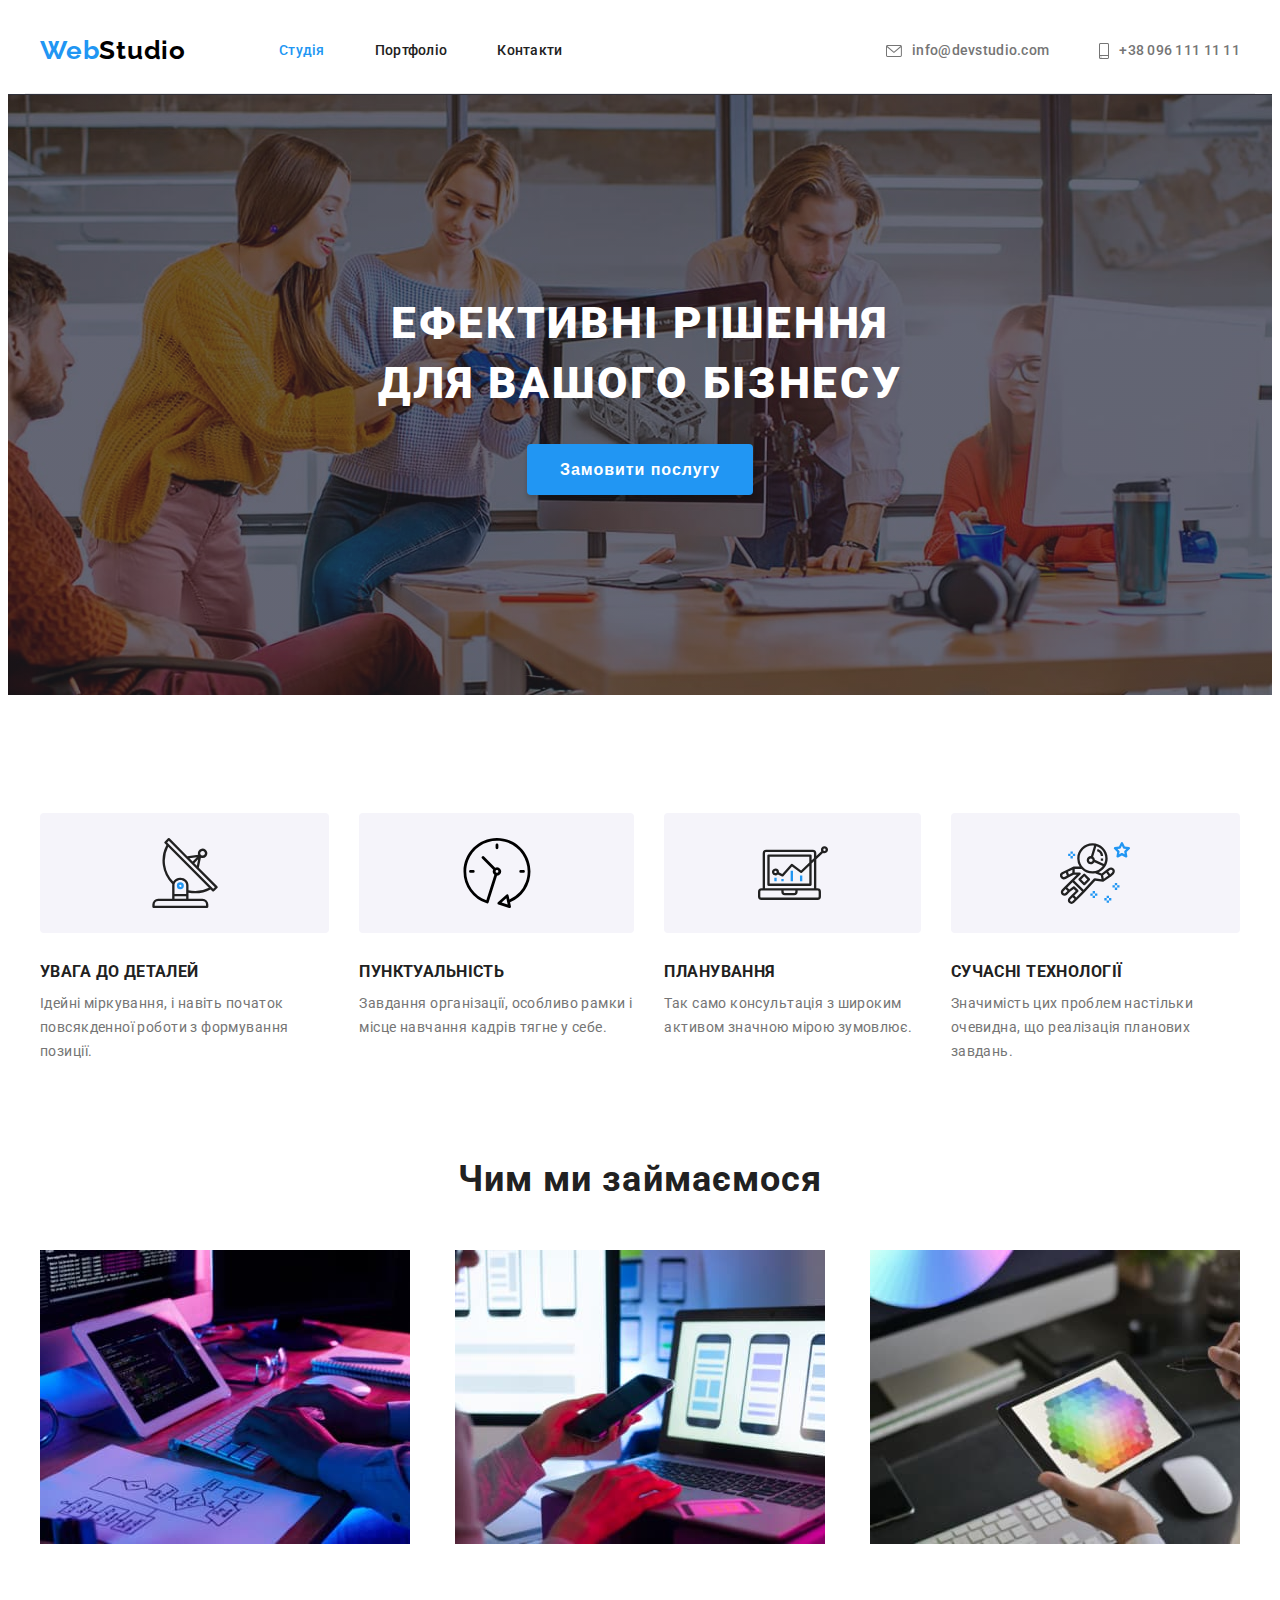
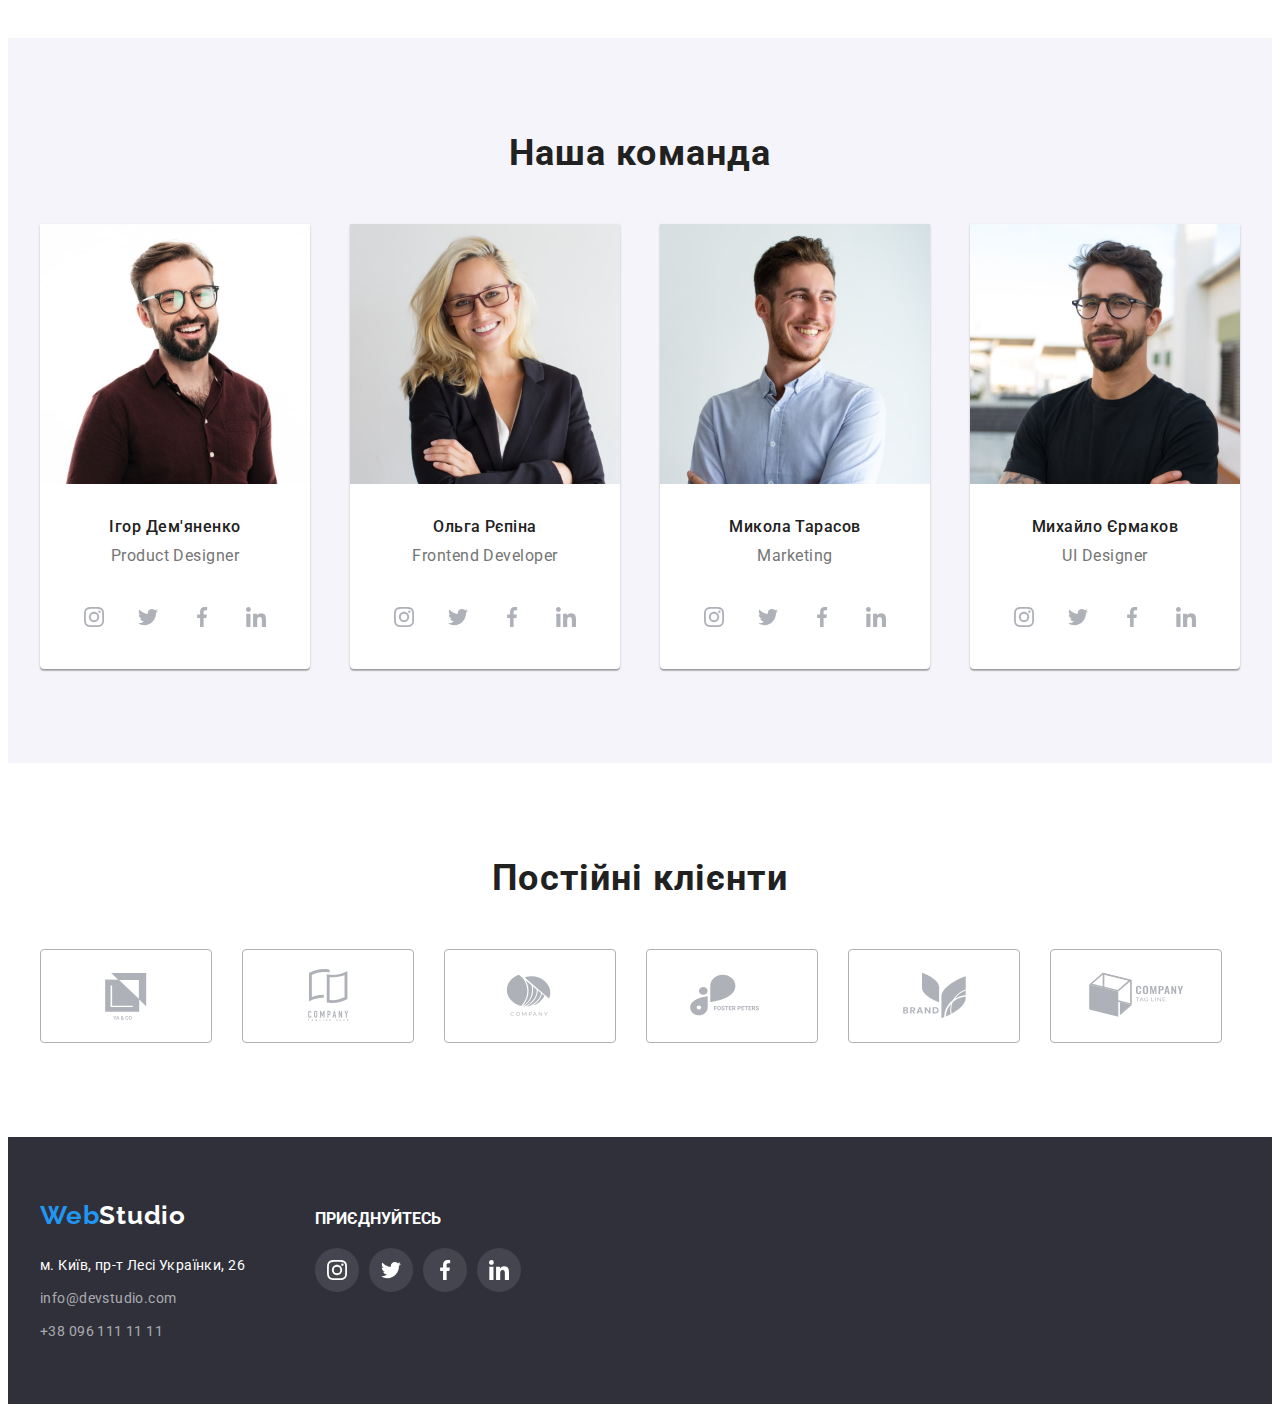
<file: index.html>
<!DOCTYPE html>
<html lang="uk">
  <head>
    <meta charset="UTF-8" />
    <meta http-equiv="X-UA-Compatible" content="IE=edge" />
    <meta name="viewport" content="width=device-width, initial-scale=1.0" />
    <title>Веб-студія</title>
    <link
      rel="stylesheet"
      href="https://cdnjs.cloudflare.com/ajax/libs/modern-normalize/2.0.0/modern-normalize.min.css"
      integrity="sha512-4xo8blKMVCiXpTaLzQSLSw3KFOVPWhm/TRtuPVc4WG6kUgjH6J03IBuG7JZPkcWMxJ5huwaBpOpnwYElP/m6wg=="
      crossorigin="anonymous"
      referrerpolicy="no-referrer"
    />
    <link rel="preconnect" href="https://fonts.googleapis.com" />
    <link rel="preconnect" href="https://fonts.gstatic.com" crossorigin />
    <link
      href="https://fonts.googleapis.com/css2?family=Raleway:wght@700&family=Roboto:wght@400;500;700;900&display=swap"
      rel="stylesheet"
    />
    <link rel="stylesheet" href="./css/styles.css" />
  </head>
  <body>
    <!-- Header -->
    <header>
      <div class="container header">
        <nav class="nav">
          <a class="logo link" href="./index.html" lang="en"
            >Web<span class="logo-theme-dark">Studio</span></a
          >
          <ul class="menu list">
            <li class="menu-item"><a class="menu-link current link" href="#studio">Студія</a></li>
            <li class="menu-item">
              <a class="menu-link link" href="./portfolio.html">Портфоліо</a>
            </li>
            <li class="menu-item"><a class="menu-link link" href="#contacts">Контакти</a></li>
          </ul>
        </nav>
        <ul class="header-contacts list">
          <li>
            <a class="contact-mail link" href="mailto:info@devstudio.com">
              <svg class="contact-icon mail">
                <use href="./images/icons/sprite.svg#icon-envelope"></use>
              </svg>
              info@devstudio.com</a
            >
          </li>
          <li>
            <a class="contact-phone-number link" href="tel:+380961111111"
              ><svg class="contact-icon phone">
                <use href="./images/icons/sprite.svg#icon-smartphone"></use>
              </svg>
              +38 096 111 11 11</a
            >
          </li>
        </ul>
      </div>
    </header>
    <main>
      <!-- Hero -->
      <section class="hero">
        <div class="container">
          <h1 class="hero-title">
            Ефективні рішення <br />
            для вашого бізнесу
          </h1>
          <button class="hero-btn" type="button">Замовити послугу</button>
        </div>
      </section>
      <!-- Peculiarities -->
      <section id="studio" class="peculiarities-section">
        <div class="container">
          <h2 class="peculiarities-title">Особливості</h2>
          <ul class="peculiarities list">
            <li class="peculiarities-item">
              <div class="peculiarities-box">
                <svg class="peculiarities-icon">
                  <use
                    href="./images/icons/sprite.svg#icon-antenna"
                    width="70px"
                    height="70px"
                  ></use>
                </svg>
              </div>
              <h3 class="peculiarities-subtitle">УВАГА ДО ДЕТАЛЕЙ</h3>
              <p class="peculiarities-text">
                Ідейні міркування, і навіть початок повсякденної роботи з формування позиції.
              </p>
            </li>
            <li class="peculiarities-item">
              <div class="peculiarities-box">
                <svg class="peculiarities-icon">
                  <use href="./images/icons/sprite.svg#icon-clock" width="70px" height="70px"></use>
                </svg>
              </div>
              <h3 class="peculiarities-subtitle">ПУНКТУАЛЬНІСТЬ</h3>
              <p class="peculiarities-text">
                Завдання організації, особливо рамки і місце навчання кадрів тягне у себе.
              </p>
            </li>
            <li class="peculiarities-item">
              <div class="peculiarities-box">
                <svg class="peculiarities-icon">
                  <use
                    href="./images/icons/sprite.svg#icon-diagram"
                    width="70px"
                    height="70px"
                  ></use>
                </svg>
              </div>
              <h3 class="peculiarities-subtitle">ПЛАНУВАННЯ</h3>
              <p class="peculiarities-text">
                Так само консультація з широким активом значною мірою зумовлює.
              </p>
            </li>
            <li class="peculiarities-item">
              <div class="peculiarities-box">
                <svg class="peculiarities-icon">
                  <use
                    href="./images/icons/sprite.svg#icon-astronaut"
                    width="70px"
                    height="70px"
                  ></use>
                </svg>
              </div>
              <h3 class="peculiarities-subtitle">СУЧАСНІ ТЕХНОЛОГІЇ</h3>
              <p class="peculiarities-text">
                Значимість цих проблем настільки очевидна, що реалізація планових завдань.
              </p>
            </li>
          </ul>
        </div>
      </section>
      <!-- Activity -->
      <section class="activity-section">
        <div class="container">
          <h2 class="subtitle">Чим ми займаємося</h2>
          <ul class="activity list">
            <li class="activity-item">
              <img
                src="./images/activities/activities-1.jpg"
                width="370"
                height="294"
                alt="верстка сайта"
              />
            </li>
            <li class="activity-item">
              <img
                src="./images/activities/activities-2.jpg"
                width="370"
                height="294"
                alt="адаптивний дизайн для телефонів"
              />
            </li>
            <li class="activity-item">
              <img
                src="./images/activities/activities-3.jpg"
                width="370"
                height="294"
                alt="адаптивний дизайн для планшетів"
              />
            </li>
          </ul>
        </div>
      </section>
      <!-- Team -->
      <section class="team-section">
        <div class="container">
          <h2 class="subtitle">Наша команда</h2>
          <ul class="team list">
            <li class="team-item">
              <img
                src="./images/team/team-1.jpg"
                width="270"
                height="260"
                alt="фото Ігор Дем'яненко"
              />
              <h3 class="name">Ігор Дем'яненко</h3>
              <p class="function" lang="en">Product Designer</p>
              <ul class="icons list">
                <li class="net">
                  <a href="" class="net"
                    ><svg class="networks" width="20px" height="20px">
                      <use href="./images/icons/sprite.svg#icon-instagram"></use>
                    </svg>
                  </a>
                </li>
                <li class="net">
                  <a href="" class="net"
                    ><svg class="networks" width="20px" height="20px">
                      <use href="./images/icons/sprite.svg#icon-twitter"></use>
                    </svg>
                  </a>
                </li>
                <li class="net">
                  <a href="" class="net"
                    ><svg class="networks" width="20px" height="20px">
                      <use href="./images/icons/sprite.svg#icon-facebook"></use>
                    </svg>
                  </a>
                </li>
                <li class="net">
                  <a href="" class="net"
                    ><svg class="networks" width="20px" height="20px">
                      <use href="./images/icons/sprite.svg#icon-linkedin"></use>
                    </svg>
                  </a>
                </li>
              </ul>
            </li>
            <li class="team-item">
              <img
                src="./images/team/team-2.jpg"
                width="270"
                height="260"
                alt="фото Ольга Рєпіна"
              />
              <h3 class="name">Ольга Рєпіна</h3>
              <p class="function" lang="en">Frontend Developer</p>
              <ul class="icons list">
                <li class="net">
                  <a href="" class="net"
                    ><svg class="networks" width="20px" height="20px">
                      <use href="./images/icons/sprite.svg#icon-instagram"></use>
                    </svg>
                  </a>
                </li>
                <li class="net">
                  <a href="" class="net"
                    ><svg class="networks" width="20px" height="20px">
                      <use href="./images/icons/sprite.svg#icon-twitter"></use>
                    </svg>
                  </a>
                </li>
                <li class="net">
                  <a href="" class="net"
                    ><svg class="networks" width="20px" height="20px">
                      <use href="./images/icons/sprite.svg#icon-facebook"></use>
                    </svg>
                  </a>
                </li>
                <li class="net">
                  <a href="" class="net"
                    ><svg class="networks" width="20px" height="20px">
                      <use href="./images/icons/sprite.svg#icon-linkedin"></use>
                    </svg>
                  </a>
                </li>
              </ul>
            </li>
            <li class="team-item">
              <img
                src="./images/team/team-3.jpg"
                width="270"
                height="260"
                alt="фото Микола Тарасов"
              />
              <h3 class="name">Микола Тарасов</h3>
              <p class="function" lang="en">Marketing</p>
              <ul class="icons list">
                <li class="net">
                  <a href="" class="net"
                    ><svg class="networks" width="20px" height="20px">
                      <use href="./images/icons/sprite.svg#icon-instagram"></use>
                    </svg>
                  </a>
                </li>
                <li class="net">
                  <a href="" class="net"
                    ><svg class="networks" width="20px" height="20px">
                      <use href="./images/icons/sprite.svg#icon-twitter"></use>
                    </svg>
                  </a>
                </li>
                <li class="net">
                  <a href="" class="net"
                    ><svg class="networks" width="20px" height="20px">
                      <use href="./images/icons/sprite.svg#icon-facebook"></use>
                    </svg>
                  </a>
                </li>
                <li class="net">
                  <a href="" class="net"
                    ><svg class="networks" width="20px" height="20px">
                      <use href="./images/icons/sprite.svg#icon-linkedin"></use>
                    </svg>
                  </a>
                </li>
              </ul>
            </li>
            <li class="team-item">
              <img
                src="./images/team/team-4.jpg"
                width="270"
                height="260"
                alt="фото Михайло Єрмаков"
              />
              <h3 class="name">Михайло Єрмаков</h3>
              <p class="function" lang="en">UI Designer</p>
              <ul class="icons list">
                <li class="net">
                  <a href="" class="net"
                    ><svg class="networks" width="20px" height="20px">
                      <use href="./images/icons/sprite.svg#icon-instagram"></use>
                    </svg>
                  </a>
                </li>
                <li class="net">
                  <a href="" class="net"
                    ><svg class="networks" width="20px" height="20px">
                      <use href="./images/icons/sprite.svg#icon-twitter"></use>
                    </svg>
                  </a>
                </li>
                <li class="net">
                  <a href="" class="net"
                    ><svg class="networks" width="20px" height="20px">
                      <use href="./images/icons/sprite.svg#icon-facebook"></use>
                    </svg>
                  </a>
                </li>
                <li class="net">
                  <a href="" class="net"
                    ><svg class="networks" width="20px" height="20px">
                      <use href="./images/icons/sprite.svg#icon-linkedin"></use>
                    </svg>
                  </a>
                </li>
              </ul>
            </li>
          </ul>
        </div>
      </section>
      <!-- Clients -->
      <section class="clients-section">
        <div class="container">
          <h2 class="subtitle">Постійні клієнти</h2>
          <ul class="clients list">
            <li class="clients-item">
              <a href="" class="clients-link link"
                ><svg class="clients-icon">
                  <use href="./images/icons/sprite.svg#icon-client1"></use>
                </svg>
              </a>
            </li>
            <li class="clients-item">
              <a href="" class="clients-link link"
                ><svg class="clients-icon">
                  <use href="./images/icons/sprite.svg#icon-client2"></use>
                </svg>
              </a>
            </li>
            <li class="clients-item">
              <a href="" class="clients-link link"
                ><svg class="clients-icon">
                  <use href="./images/icons/sprite.svg#icon-client3"></use>
                </svg>
              </a>
            </li>
            <li class="clients-item">
              <a href="" class="clients-link link"
                ><svg class="clients-icon">
                  <use href="./images/icons/sprite.svg#icon-client4"></use>
                </svg>
              </a>
            </li>
            <li class="clients-item">
              <a href="" class="clients-link link"
                ><svg class="clients-icon">
                  <use href="./images/icons/sprite.svg#icon-client5"></use>
                </svg>
              </a>
            </li>
            <li class="clients-item">
              <a href="" class="clients-link link"
                ><svg class="clients-icon">
                  <use href="./images/icons/sprite.svg#icon-client6"></use>
                </svg>
              </a>
            </li>
          </ul>
        </div>
      </section>
    </main>
    <!-- Footer -->
    <footer id="contacts">
      <div class="container footer">
        <div class="adress">
          <a class="logo link" href="./index.html"
            >Web<span class="logo-theme-light">Studio</span></a
          >
          <address>
            <ul class="contact list">
              <li>
                <a
                  class="contact-item link location"
                  href="https://maps.app.goo.gl/FXQyrRYmAxvrxMt37"
                  target="_blank"
                  rel="noopener noreferrer"
                >
                  м. Київ, пр-т Лесі Українки, 26
                </a>
              </li>
              <li>
                <a class="contact-item link" href="mailto:info@devstudio.com">info@devstudio.com</a>
              </li>
              <li><a class="contact-item link" href="tel:+380961111111">+38 096 111 11 11</a></li>
            </ul>
          </address>
        </div>
        <div class="join">
          <h3 class="join">ПРИЄДНУЙТЕСЬ</h3>
          <ul class="join list">
            <li class="join">
              <a href="" class="join"
                ><svg class="join" width="20px" height="20px">
                  <use href="./images/icons/sprite.svg#icon-instagram"></use>
                </svg>
              </a>
            </li>
            <li class="join">
              <a href="" class="join"
                ><svg class="join" width="20px" height="20px">
                  <use href="./images/icons/sprite.svg#icon-twitter"></use>
                </svg>
              </a>
            </li>
            <li class="join">
              <a href="" class="join"
                ><svg class="join" width="20px" height="20px">
                  <use href="./images/icons/sprite.svg#icon-facebook"></use>
                </svg>
              </a>
            </li>
            <li class="join">
              <a href="" class="join"
                ><svg class="join" width="20px" height="20px">
                  <use href="./images/icons/sprite.svg#icon-linkedin"></use>
                </svg>
              </a>
            </li>
          </ul>
        </div>
      </div>
    </footer>
  </body>
</html>
</file>
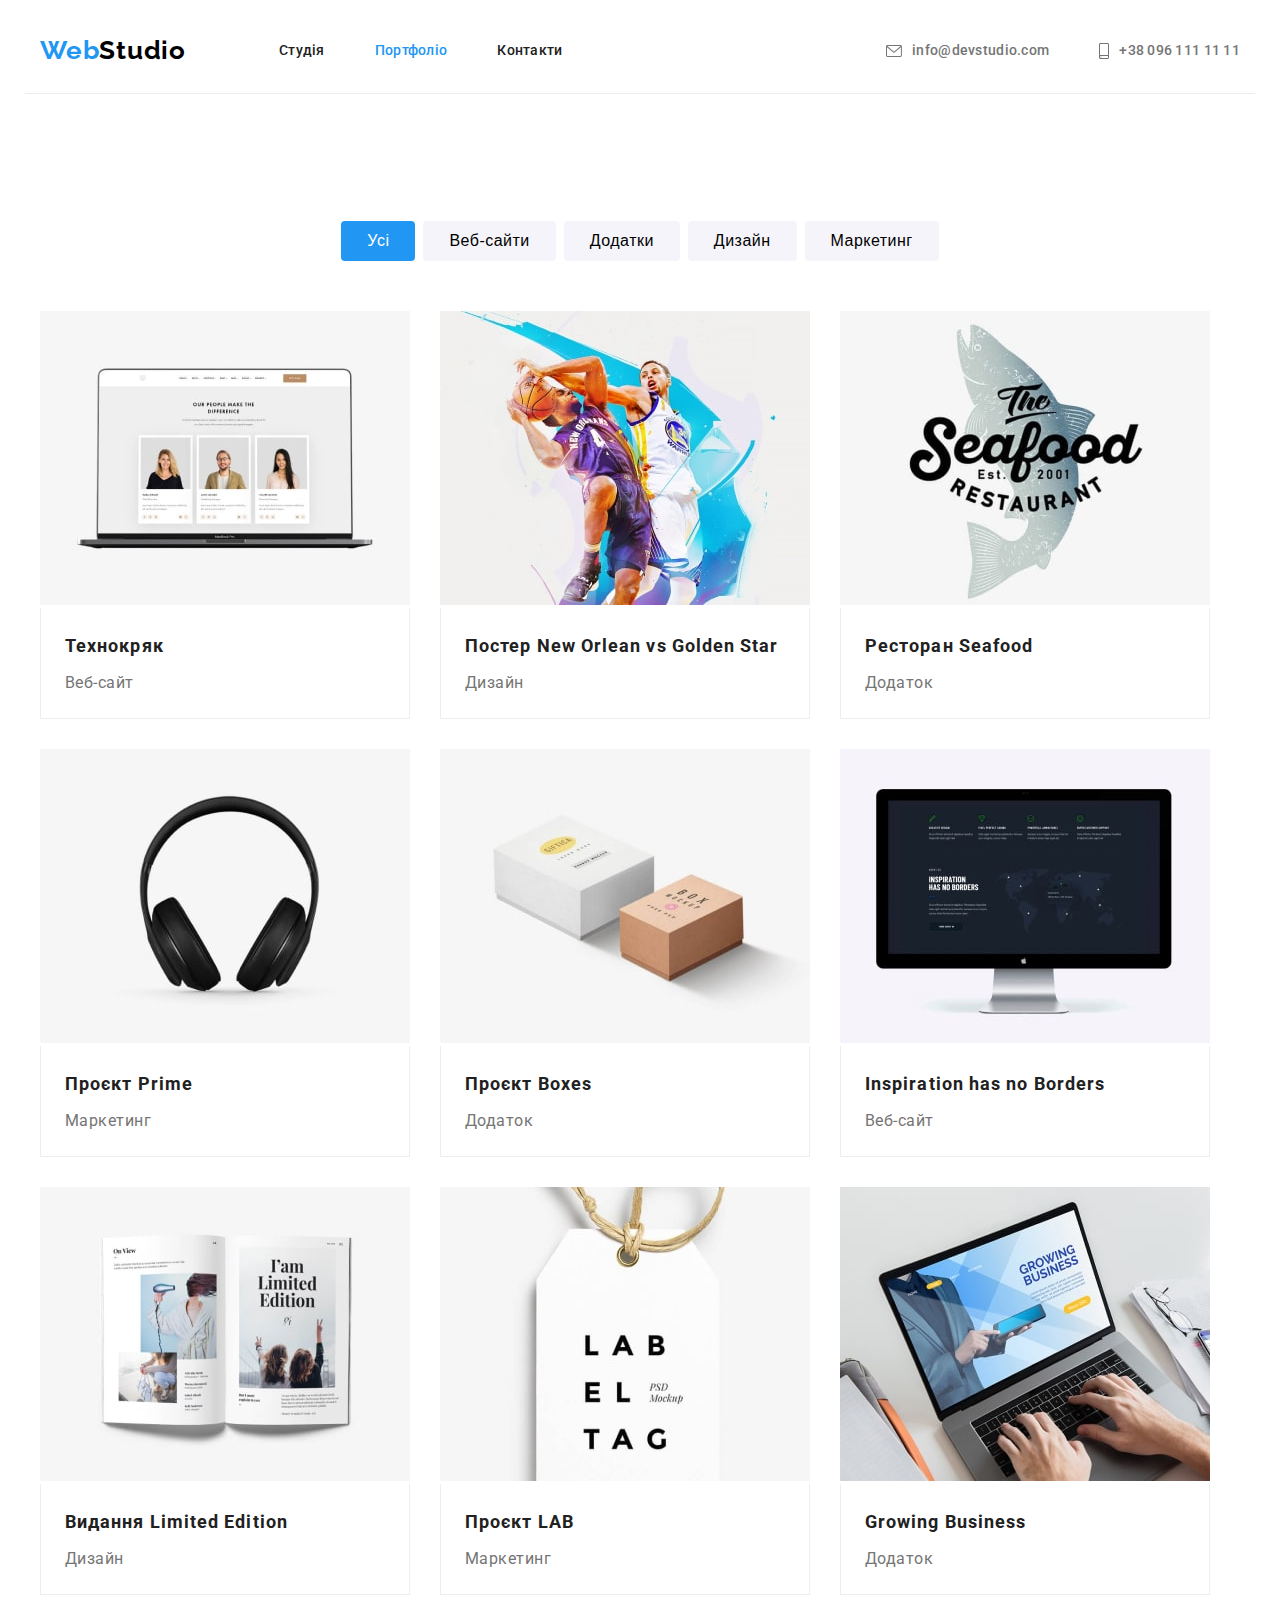
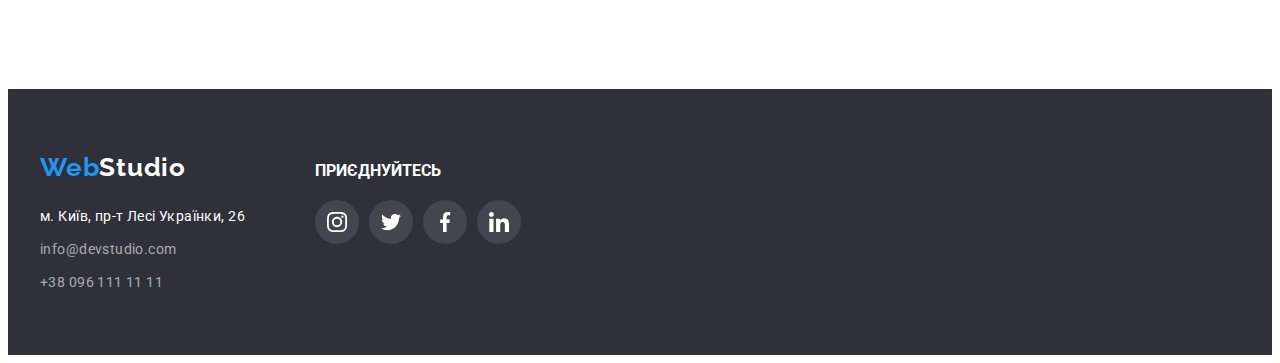
<file: portfolio.html>
<!DOCTYPE html>
<html lang="uk">
  <head>
    <meta charset="UTF-8" />
    <meta name="viewport" content="width=device-width, initial-scale=1.0" />
    <title>Portfolio</title>
    <link
      rel="stylesheet"
      href="https://cdnjs.cloudflare.com/ajax/libs/modern-normalize/2.0.0/modern-normalize.min.css"
      integrity="sha512-4xo8blKMVCiXpTaLzQSLSw3KFOVPWhm/TRtuPVc4WG6kUgjH6J03IBuG7JZPkcWMxJ5huwaBpOpnwYElP/m6wg=="
      crossorigin="anonymous"
      referrerpolicy="no-referrer"
    />
    <link rel="preconnect" href="https://fonts.googleapis.com" />
    <link rel="preconnect" href="https://fonts.gstatic.com" crossorigin />
    <link
      href="https://fonts.googleapis.com/css2?family=Raleway:wght@700&family=Roboto:wght@400;500;700;900&display=swap"
      rel="stylesheet"
    />
    <link rel="stylesheet" href="./css/styles.css" />
  </head>
  <body>
    <!-- Header -->
    <header>
      <div class="container header">
        <nav class="nav">
          <a class="logo link" href="./index.html" lang="en"
            >Web<span class="logo-theme-dark">Studio</span></a
          >
          <ul class="menu list">
            <li class="menu-item">
              <a class="menu-link link" href="./index.html">Студія</a>
            </li>
            <li class="menu-item"><a class="menu-link link current" href="">Портфоліо</a></li>
            <li class="menu-item"><a class="menu-link link" href="#contacts">Контакти</a></li>
          </ul>
        </nav>
        <ul class="header-contacts list">
          <li>
            <a class="contact-mail link" href="mailto:info@devstudio.com"
              ><svg class="contact-icon mail">
                <use href="./images/icons/sprite.svg#icon-envelope"></use>
              </svg>
              info@devstudio.com
            </a>
          </li>
          <li>
            <a class="contact-phone-number link" href="tel:+380961111111"
              ><svg class="contact-icon phone">
                <use href="./images/icons/sprite.svg#icon-smartphone"></use>
              </svg>
              +38 096 111 11 11
            </a>
          </li>
        </ul>
      </div>
    </header>
    <!-- Portfolio -->
    <main>
      <h1 class="title-projects">Портфоліо</h1>
      <section class="projects">
        <div class="container">
          <ul class="filters list">
            <li><button class="filters-button active" type="button">Усі</button></li>
            <li><button class="filters-button second" type="button">Веб-сайти</button></li>
            <li><button class="filters-button third" type="button">Додатки</button></li>
            <li><button class="filters-button fourth" type="button">Дизайн</button></li>
            <li><button class="filters-button fifth" type="button">Маркетинг</button></li>
          </ul>
          <ul class="portfolio list">
            <li class="our-project">
              <img
                src="./images/portfolio/project-1.jpg"
                width="370"
                height="294"
                alt="фото людей на екрані ноутбука"
              />
              <div class="portfolio-description">
                <h2 class="name-project">Технокряк</h2>
                <p class="type-project">Веб-сайт</p>
              </div>
            </li>
            <li class="our-project">
              <img
                src="./images/portfolio/project-2.jpg"
                width="370"
                height="294"
                alt="чоловіки грають у баскетбол"
              />
              <div class="portfolio-description">
                <h2 class="name-project">
                  Постер <span lang="en">New Orlean vs Golden Star</span>
                </h2>
                <p class="type-project">Дизайн</p>
              </div>
            </li>
            <li class="our-project">
              <img
                src="./images/portfolio/project-3.jpg"
                width="370"
                height="294"
                alt="логотип ресторану"
              />
              <div class="portfolio-description">
                <h2 class="name-project">Ресторан <span lang="en">Seafood</span></h2>
                <p class="type-project">Додаток</p>
              </div>
            </li>
            <li class="our-project">
              <img
                src="./images/portfolio/project-4.jpg"
                width="370"
                height="294"
                alt="зображення навушників"
              />
              <div class="portfolio-description">
                <h2 class="name-project">Проєкт <span lang="en">Prime</span></h2>
                <p class="type-project">Маркетинг</p>
              </div>
            </li>
            <li class="our-project">
              <img
                src="./images/portfolio/project-5.jpg"
                width="370"
                height="294"
                alt="дві коробки"
              />
              <div class="portfolio-description">
                <h2 class="name-project">Проєкт <span lang="en">Boxes</span></h2>
                <p class="type-project">Додаток</p>
              </div>
            </li>
            <li class="our-project">
              <img
                src="./images/portfolio/project-6.jpg"
                width="370"
                height="294"
                alt="зображення сайту на моніторі"
              />
              <div class="portfolio-description">
                <h2 class="name-project" lang="en">Inspiration has no Borders</h2>
                <p class="type-project">Веб-сайт</p>
              </div>
            </li>
            <li class="our-project">
              <img
                src="./images/portfolio/project-7.jpg"
                width="370"
                height="294"
                alt="розкритий журнал"
              />
              <div class="portfolio-description">
                <h2 class="name-project">Видання <span lang="en">Limited Edition</span></h2>
                <p class="type-project">Дизайн</p>
              </div>
            </li>
            <li class="our-project">
              <img
                src="./images/portfolio/project-8.jpg"
                width="370"
                height="294"
                alt="ярлик із логотипом"
              />
              <div class="portfolio-description">
                <h2 class="name-project">Проєкт <span lang="en">LAB</span></h2>
                <p class="type-project">Маркетинг</p>
              </div>
            </li>
            <li class="our-project">
              <img
                src="./images/portfolio/project-9.jpg"
                width="370"
                height="294"
                alt="чоловічі руки на клавіатурі ноутбука"
              />
              <div class="portfolio-description">
                <h2 class="name-project" lang="en">Growing Business</h2>
                <p class="type-project">Додаток</p>
              </div>
            </li>
          </ul>
        </div>
      </section>
    </main>
    <!-- Footer -->
    <footer id="contacts">
      <div class="container footer">
        <div class="adress">
          <a class="logo link" href="./index.html"
            >Web<span class="logo-theme-light">Studio</span></a
          >
          <address>
            <ul class="contact list">
              <li>
                <a
                  class="contact-item link location"
                  href="https://maps.app.goo.gl/FXQyrRYmAxvrxMt37"
                  target="_blank"
                  rel="noopener noreferrer"
                >
                  м. Київ, пр-т Лесі Українки, 26
                </a>
              </li>
              <li>
                <a class="contact-item link" href="mailto:info@devstudio.com">info@devstudio.com</a>
              </li>
              <li><a class="contact-item link" href="tel:+380961111111">+38 096 111 11 11</a></li>
            </ul>
          </address>
        </div>
        <div class="join">
          <h3 class="join">ПРИЄДНУЙТЕСЬ</h3>
          <ul class="join list">
            <li class="join">
              <a href="" class="join"
                ><svg class="join" width="20px" height="20px">
                  <use href="./images/icons/sprite.svg#icon-instagram"></use>
                </svg>
              </a>
            </li>
            <li class="join">
              <a href="" class="join"
                ><svg class="join" width="20px" height="20px">
                  <use href="./images/icons/sprite.svg#icon-twitter"></use>
                </svg>
              </a>
            </li>
            <li class="join">
              <a href="" class="join"
                ><svg class="join" width="20px" height="20px">
                  <use href="./images/icons/sprite.svg#icon-facebook"></use>
                </svg>
              </a>
            </li>
            <li class="join">
              <a href="" class="join"
                ><svg class="join" width="20px" height="20px">
                  <use href="./images/icons/sprite.svg#icon-linkedin"></use>
                </svg>
              </a>
            </li>
          </ul>
        </div>
      </div>
    </footer>
  </body>
</html>
</file>
<file: css/styles.css>
/* Variables */
:root {
  --main-color: #212121;
  --secondary-color: #757575;
  --accent-color: #2196f3;
  --logo-dark-color: #000000;
  --light-color: #ffffff;
  --contact-color: rgba(255, 255, 255, 0.6);
  --primary-background-color: #ffffff;
  --secondary-background-color: #2f303a;
  --third-background-color: #f5f4fa;
  --hover-backgrund-color: #188ce8;
  --border-header-color: #ececec;
  --border-portfolio: #eeeeee;

  --main-font-family: 'Roboto', sans-serif;
  --secondary-font-family: 'Raleway', sans-serif;
}

/* Global Styles */
html {
  scroll-behavior: smooth;
}

body {
  color: var(--main-color);
  background-color: var(--primary-background-color);

  font-family: var(--main-font-family);
  font-weight: 400;
  font-size: 14px;
}

.link {
  text-decoration: none;
}

.list {
  padding: 0;
  margin: 0;
  list-style: none;
}

.container {
  max-width: 1200px;
  margin: 0 auto;
  padding-left: 15px;
  padding-right: 15px;
}

h1,
h2,
h3,
p {
  margin-top: 0;
  margin-bottom: 0;
}

/* Common Styles */
.logo {
  color: var(--accent-color);

  font-family: var(--secondary-font-family);
  font-size: 26px;
  font-weight: 700;
  line-height: 1.38;
  letter-spacing: 0.78px;
}

.logo-theme-dark {
  color: var(--logo-dark-color);
}

.logo-theme-light {
  color: var(--light-color);
}

.subtitle {
  margin-bottom: 50px;

  text-align: center;
  font-size: 36px;
  font-weight: 700;
  line-height: 1.17;
  letter-spacing: 1.08px;
}

/* Header */
.header {
  display: flex;
  align-items: center;
  border-bottom: 1px solid var(--border-header-color);
  justify-content: space-between;
}

.nav {
  display: flex;
  align-items: center;
}

.nav > .logo {
  display: block;
  padding-top: 25px;
  padding-bottom: 24px;
}
.menu.list {
  display: flex;
  margin-left: 93px;
}

.menu-item {
}

.menu-item:not(:first-child) {
  margin-left: 50px;
}

.menu-link {
  display: block;
  padding-top: 33px;
  padding-bottom: 31px;
  color: var(--main-color);

  font-weight: 500;
  line-height: 1.14;
  letter-spacing: 0.28px;
}

.menu-link:hover,
.menu-link:focus {
  color: var(--accent-color);
}

.current {
  color: var(--accent-color);
}
.header-contacts {
  display: flex;
  margin-left: auto;
}

.header-contacts > li:not(:first-child) {
  margin-left: 50px;
}

.contact-mail {
  display: flex;
  align-items: center;
  padding-top: 33px;
  padding-bottom: 31px;

  color: var(--secondary-color);

  font-weight: 500;
  line-height: 1.14;
  letter-spacing: 0.28px;
}

.contact-mail:hover,
.contact-mail:focus {
  color: var(--accent-color);
}

svg.contact-icon.mail {
  width: 16px;
  height: 12px;
  margin-right: 10px;
  fill: #757575;
}

.contact-mail.link:hover .contact-icon.mail {
  fill: var(--accent-color);
}

.contact-phone-number {
  display: flex;
  align-items: center;
  padding-top: 33px;
  padding-bottom: 31px;

  color: var(--secondary-color);

  font-weight: 500;
  line-height: 1.14;
  letter-spacing: 0.28px;
}

.contact-phone-number:hover,
.contact-phone-number:focus {
  color: var(--accent-color);
}

svg.contact-icon.phone {
  width: 10px;
  height: 16px;
  margin-right: 10px;
  fill: #757575;
}

.contact-phone-number:hover .contact-icon.phone {
  fill: var(--accent-color);
}

/* Hero */
.hero {
  background-image: linear-gradient(to right, rgba(47, 48, 58, 0.4), rgba(47, 48, 58, 0.4)),
    url(../images/hero/hero.jpg);
  background-repeat: no-repeat;
  background-position: 50% 50%;
  max-width: 1600px;
  margin-left: auto;
  margin-right: auto;
  padding-top: 200px;
  padding-bottom: 200px;

  background-color: var(--secondary-background-color);

  text-align: center;
}

.hero-title {
  display: block;
  margin-bottom: 30px;

  color: var(--light-color);

  font-size: 44px;
  font-weight: 900;
  line-height: 1.36;
  letter-spacing: 2.64px;
  text-transform: uppercase;
}

.hero-btn {
  display: inline-block;
  padding: 10px 32px;
  min-width: 216px;

  color: var(--light-color);
  border-radius: 4px;
  border: 1px solid transparent;
  background-color: var(--accent-color);
  box-shadow: 0px 4px 4px 0px rgba(0, 0, 0, 0.15);
  cursor: pointer;

  text-align: center;
  font-size: 16px;
  font-weight: 700;
  line-height: 1.87;
  letter-spacing: 0.96px;
}

.hero-btn:hover,
.hero-btn:focus {
  color: var(--light-color);
  background-color: var(--hover-backgrund-color);
}

/* Peculiarites */
.peculiarities-section {
  padding-top: 94px;
}

.peculiarities-title {
  visibility: hidden;
}

.peculiarities {
  display: flex;
  justify-content: space-between;
}

.peculiarities-item {
  margin-left: 30px;
}

.peculiarities-item:first-child {
  margin-left: 0;
}

.peculiarities-box {
  width: 100%;
  display: inline-flex;
  align-items: center;
  justify-content: center;
  height: 120px;
  background: var(--third-background-color);
  border-radius: 4px;
  margin-bottom: 30px;
}

.peculiarities-icon {
  width: 70px;
  height: 70px;
}

.peculiarities-subtitle {
  margin-bottom: 10px;

  font-weight: 700;
  line-height: 1.14;
  letter-spacing: 0.42px;
  text-transform: uppercase;
}

.peculiarities-text {
  color: var(--secondary-color);

  line-height: 1.71;
  letter-spacing: 0.42px;
}

/* Activity */
.activity-section {
  padding-top: 94px;
  padding-bottom: 94px;
}

.activity {
  display: flex;
  justify-content: space-between;
}

.activity-item:not(:last-child) {
  margin-right: 30px;
}

.activity-item > img {
  display: block;
}

/* Team */
.team-section {
  padding-top: 94px;
  padding-bottom: 94px;

  background-color: var(--third-background-color);
}

.team {
  display: flex;
  justify-content: space-between;
}

.team-item {
  padding-bottom: 30px;
  border-radius: 0px 0px 4px 4px;
  background: var(--primary-background-color);

  /* material shadow v1 */
  box-shadow: 0px 2px 1px 0px rgba(0, 0, 0, 0.2), 0px 1px 1px 0px rgba(0, 0, 0, 0.14),
    0px 1px 3px 0px rgba(0, 0, 0, 0.12);
}

.team-item:not(:last-child) {
  margin-right: 30px;
}

.name {
  margin-top: 30px;
  margin-bottom: 10px;

  text-align: center;
  font-size: 16px;
  font-weight: 500;
  line-height: 1.19;
  letter-spacing: 0.48px;
}

.function {
  margin-bottom: 30px;

  color: var(--secondary-color);

  text-align: center;
  font-size: 16px;
  line-height: 1.19;
  letter-spacing: 0.48px;
}

ul.icons {
  display: flex;
  align-items: center;
  justify-content: center;

  background-color: var(--primary-background-color);
}

a.net {
  width: 44px;
  height: 44px;
  padding: 0;
  border-width: 0;
  display: inline-flex;
  align-items: center;
  justify-content: center;
  margin-right: 0;

  background-color: var(--primary-background-color);
  border-color: var(--primary-background-color);
}

.net:not(:last-child) {
  margin-right: 10px;
}

svg.networks {
  fill: #afb1b8;
}

.net:hover {
  background-color: var(--accent-color);
  border-radius: 50%;
  border: none;
}
.net:hover .networks {
  fill: var(--light-color);
}

/* Clients  */
.clients-section {
  padding-top: 94px;
  padding-bottom: 94px;
}

ul.clients {
  display: flex;
}

.clients-item:not(:last-child) {
  margin-right: 30px;
}

.clients-link {
  display: flex;
  width: 170px;
  height: 92px;
  border: 1px solid #afb1b8;
  border-radius: 4px;
  /* justify-content: center;
  align-items: center; */
}

.clients-icon {
  fill: #afb1b8;
}

.clients-link :hover.clients-icon {
  fill: var(--accent-color);
  border: 1px solid var(--accent-color);
}

/* Footer */
footer {
  padding-top: 60px;
  padding-bottom: 60px;
  padding-right: 0;
  padding-left: 0;
  align-items: center;

  background-color: var(--secondary-background-color);
}

.container.footer {
  display: flex;
  align-items: baseline;
}

div.adress {
  margin-right: 70px;
}

.contact > li {
  margin-top: 9px;
}

.contact > li:first-child {
  margin-top: 20px;
}

.contact-item {
  color: var(--contact-color);

  font-style: normal;
  line-height: 1.71;
  letter-spacing: 0.42px;
}

.contact-item:hover,
.contact-item:focus {
  color: var(--accent-color);
}

.location {
  color: var(--light-color);
}

h3.join {
  padding-top: 12px;
  color: var(--light-color);
}

ul.join {
  display: flex;
  margin-top: 20px;
}

ul.join :not(:last-child) {
  margin-right: 10px;
}

a.join {
  width: 44px;
  height: 44px;
  background-color: rgba(255, 255, 255, 0.1);
  border-color: rgba(255, 255, 255, 0.1);
  border-radius: 50%;
  display: inline-flex;
  align-items: center;
  justify-content: center;
}

a.join:hover {
  background-color: #2196f3;
  border-radius: 50%;
  border: none;
}

svg.join {
  fill: var(--light-color);
}

a.join:hover svg.join {
  fill: #ffffff;
}

/* Portfolio */
.title-projects {
  visibility: hidden;
}

.projects {
  padding-top: 94px;
  padding-bottom: 94px;
}

.filters {
  display: flex;
  align-items: center;
  text-align: center;
  margin: auto;
  margin-bottom: 50px;
  justify-content: center;
}

.filters-button {
  display: inline-block;
  padding: 6px 25px;
  margin-left: 8px;

  border-radius: 4px;
  border: 1px solid transparent;
  background-color: var(--third-background-color);
  cursor: pointer;

  text-align: center;
  font-size: 16px;
  font-style: normal;
  font-weight: 500;
  line-height: 1.62;
  letter-spacing: 0.48px;
}

.filters-button:hover,
.filters-button:focus {
  color: var(--light-color);
  background-color: var(--accent-color);
  box-shadow: 0px 3px 1px rgba(0, 0, 0, 0.1), 0px 1px 2px rgba(0, 0, 0, 0.08),
    0px 2px 2px rgba(0, 0, 0, 0.12);
  border-radius: 4px;
}

.filters-button.active {
  margin-left: 0;
  color: var(--light-color);
  background-color: var(--accent-color);
}
.second {
}
.third {
}
.fourth {
}
.fifth {
}
.portfolio {
  display: flex;
  flex-wrap: wrap;
}
.our-project {
  width: 370px;
  margin-right: 30px;
  margin-bottom: 30px;
}

.our-project:nth-child(3n) {
  margin-right: 0;
}

.our-project:nth-last-child(-n + 3) {
  margin-bottom: 0;
}

.our-project:hover {
  box-shadow: 0px 1px 1px rgba(0, 0, 0, 0.12), 0px 4px 4px rgba(0, 0, 0, 0.06),
    1px 4px 6px rgba(0, 0, 0, 0.16);
}

.name-project {
  margin-bottom: 4px;

  font-size: 18px;
  font-weight: 700;
  line-height: 2;
  letter-spacing: 1.08px;
}

.type-project {
  color: var(--secondary-color);

  font-size: 16px;
  line-height: 1.87;
  letter-spacing: 0.48px;
}

.portfolio-description {
  padding-top: 20px;
  padding-bottom: 20px;
  padding-right: 24px;
  padding-left: 24px;
  border-right: 1px solid var(--border-portfolio);
  border-bottom: 1px solid var(--border-portfolio);
  border-left: 1px solid var(--border-portfolio);
}

/* .portfolio-description:hover {
  -webkit-box-shadow: 0px 1px 1px rgba(0, 0, 0, 0.12), 0px 4px 4px rgba(0, 0, 0, 0.06),
    1px 4px 6px rgba(0, 0, 0, 0.16);
  box-shadow: 0px 1px 1px rgba(0, 0, 0, 0.12), 0px 4px 4px rgba(0, 0, 0, 0.06),
    1px 4px 6px rgba(0, 0, 0, 0.16);
} */
</file>
